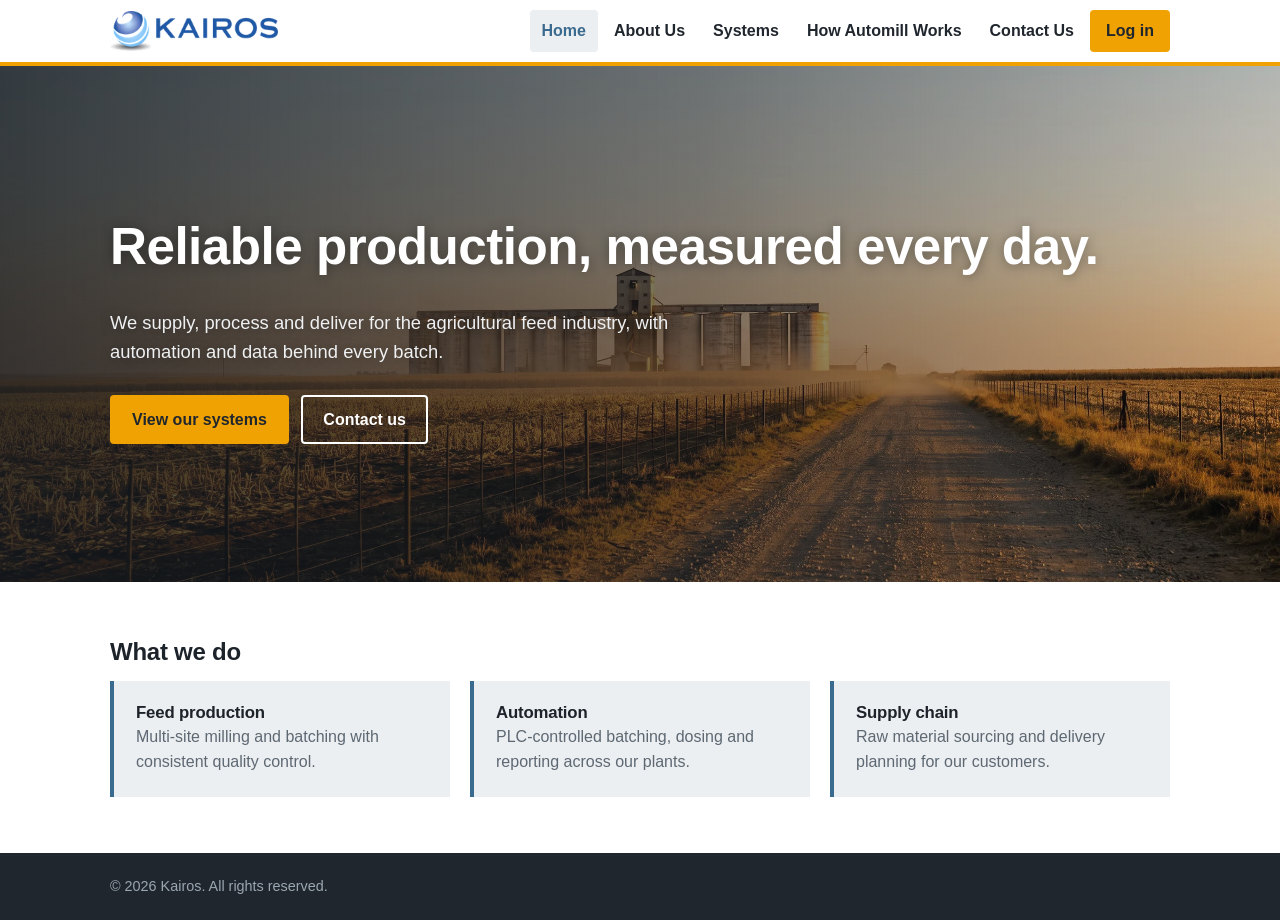
<file: index.html>
<!DOCTYPE html>
<html lang="en">
<head>
  <meta charset="UTF-8">
  <meta name="viewport" content="width=device-width, initial-scale=1">
  <title>Home | Kairos</title>
  <link rel="stylesheet" href="css/style.css">
</head>
<body>
  <!-- Header, navigation and login window are added by js/main.js -->
  <div id="site-header"></div>

  <main>
    <section class="hero">
      <div class="container">
        <h1>Reliable production, measured every day.</h1>
        <p>We supply, process and deliver for the agricultural feed industry, with automation and data behind every batch.</p>
        <a class="btn btn-accent" href="systems.html">View our systems</a>
        <a class="btn btn-outline" href="contact.html">Contact us</a>
      </div>
    </section>

    <section class="section">
      <div class="container">
        <h2>What we do</h2>
        <div class="grid">
          <article class="card"><h3>Feed production</h3><p>Multi-site milling and batching with consistent quality control.</p></article>
          <article class="card"><h3>Automation</h3><p>PLC-controlled batching, dosing and reporting across our plants.</p></article>
          <article class="card"><h3>Supply chain</h3><p>Raw material sourcing and delivery planning for our customers.</p></article>
        </div>
      </div>
    </section>
  </main>

  <footer class="site-footer">
    <div class="container">&copy; <span id="year"></span> Kairos. All rights reserved.</div>
  </footer>

  <script src="js/login.js"></script>
  <script src="js/main.js"></script>
</body>
</html>
</file>
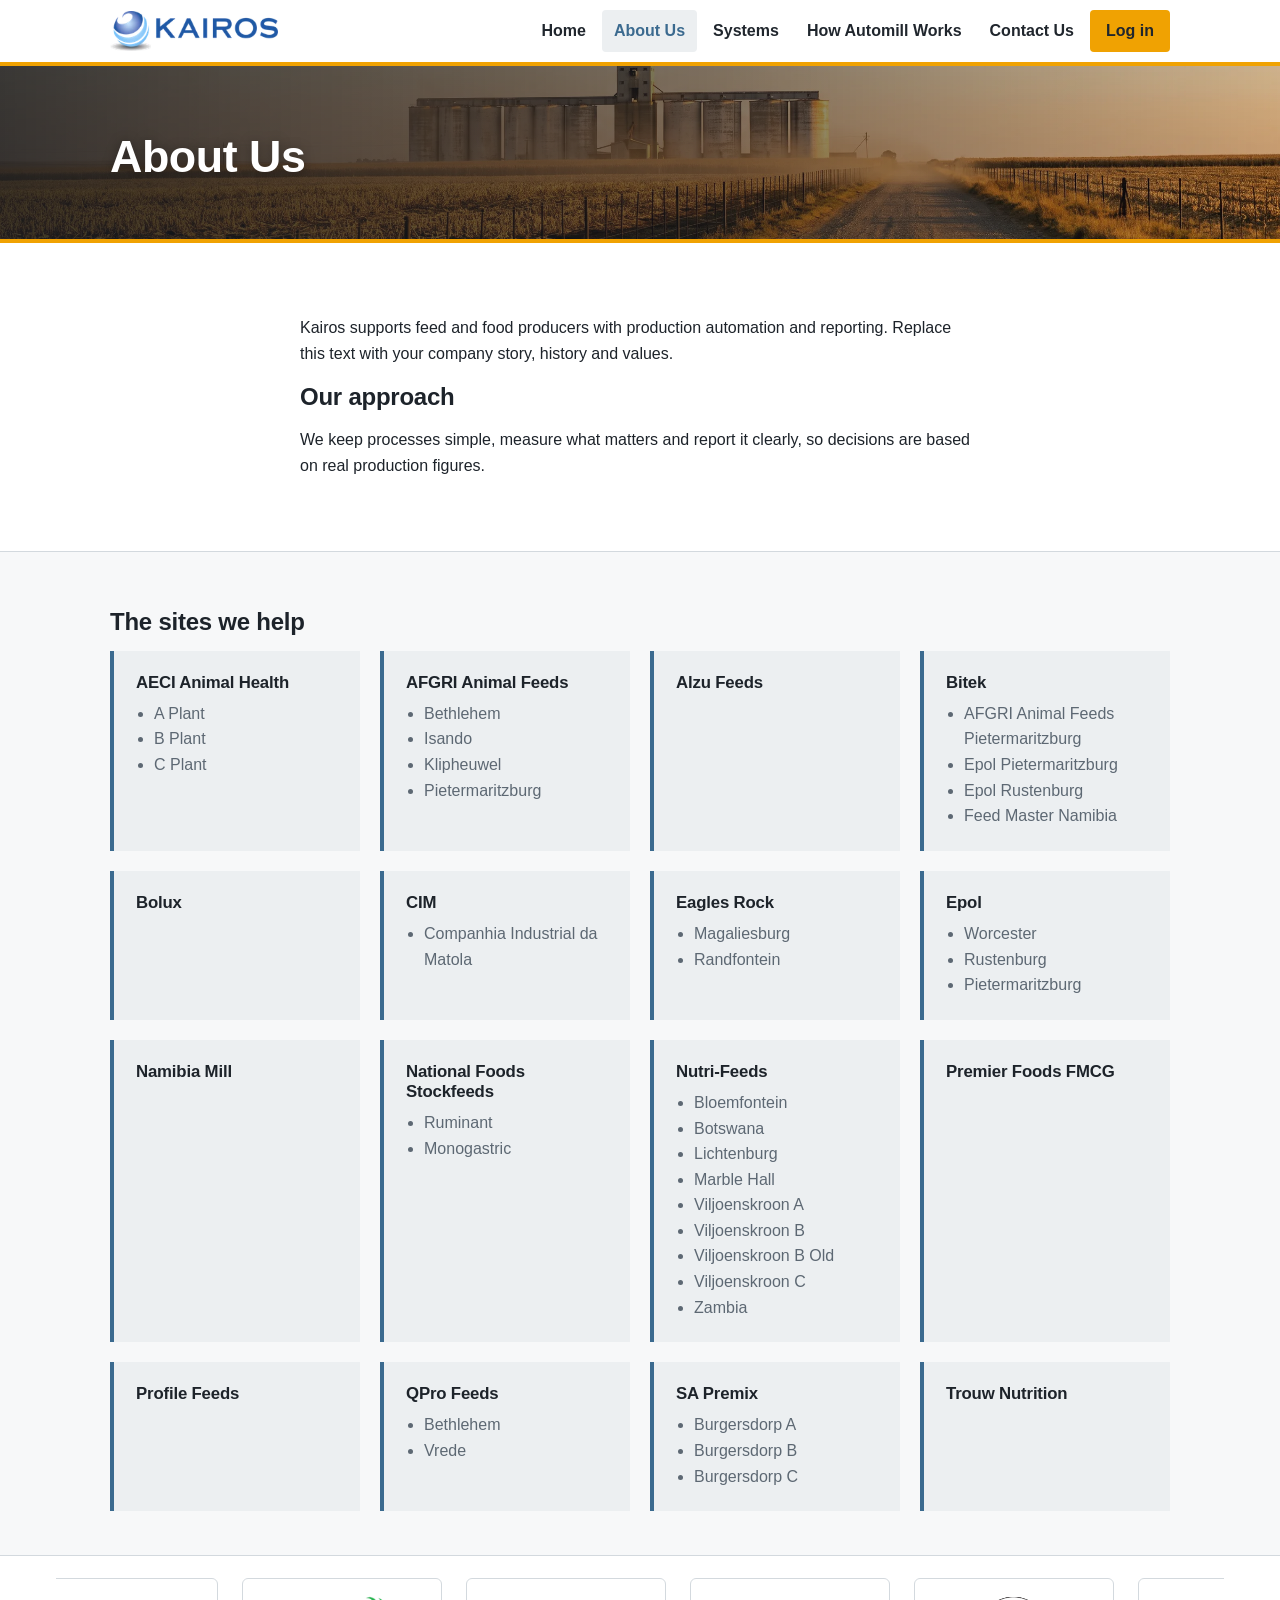
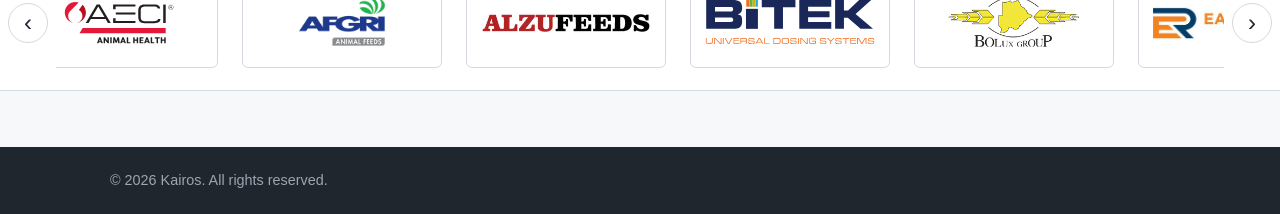
<file: about.html>
<!DOCTYPE html>
<html lang="en">
<head>
  <meta charset="UTF-8">
  <meta name="viewport" content="width=device-width, initial-scale=1">
  <title>About Us | Kairos</title>
  <link rel="stylesheet" href="css/style.css">
</head>
<body>
  <!-- Header, navigation and login window are added by js/main.js -->
  <div id="site-header"></div>

  <main>
    <section class="page-title"><div class="container"><h1>About Us</h1></div></section>

    <section class="section">
      <div class="container narrow">
        <p>Kairos supports feed and food producers with production automation and reporting. Replace this text with your company story, history and values.</p>
        <h2>Our approach</h2>
        <p>We keep processes simple, measure what matters and report it clearly, so decisions are based on real production figures.</p>
      </div>
    </section>

    <section class="section clients">
      <div class="container">
        <h2>The sites we help</h2>
        <div class="grid">
          <article class="card">
            <h3>AECI Animal Health</h3>
            <ul class="site-list">
              <li>A Plant</li>
              <li>B Plant</li>
              <li>C Plant</li>
            </ul>
          </article>
          <article class="card">
            <h3>AFGRI Animal Feeds</h3>
            <ul class="site-list">
              <li>Bethlehem</li>
              <li>Isando</li>
              <li>Klipheuwel</li>
              <li>Pietermaritzburg</li>
            </ul>
          </article>
          <article class="card"><h3>Alzu Feeds</h3></article>
          <article class="card">
            <h3>Bitek</h3>
            <ul class="site-list">
              <li>AFGRI Animal Feeds Pietermaritzburg</li>
              <li>Epol Pietermaritzburg</li>
              <li>Epol Rustenburg</li>
              <li>Feed Master Namibia</li>
            </ul>
          </article>
          <article class="card"><h3>Bolux</h3></article>
          <article class="card">
            <h3>CIM</h3>
            <ul class="site-list">
              <li>Companhia Industrial da Matola</li>
            </ul>
          </article>
          <article class="card">
            <h3>Eagles Rock</h3>
            <ul class="site-list">
              <li>Magaliesburg</li>
              <li>Randfontein</li>
            </ul>
          </article>
          <article class="card">
            <h3>Epol</h3>
            <ul class="site-list">
              <li>Worcester</li>
              <li>Rustenburg</li>
              <li>Pietermaritzburg</li>
            </ul>
          </article>
          <article class="card"><h3>Namibia Mill</h3></article>
          <article class="card">
            <h3>National Foods Stockfeeds</h3>
            <ul class="site-list">
              <li>Ruminant</li>
              <li>Monogastric</li>
            </ul>
          </article>
          <article class="card">
            <h3>Nutri-Feeds</h3>
            <ul class="site-list">
              <li>Bloemfontein</li>
              <li>Botswana</li>
              <li>Lichtenburg</li>
              <li>Marble Hall</li>
              <li>Viljoenskroon A</li>
              <li>Viljoenskroon B</li>
              <li>Viljoenskroon B Old</li>
              <li>Viljoenskroon C</li>
              <li>Zambia</li>
            </ul>
          </article>
          <article class="card"><h3>Premier Foods FMCG</h3></article>
          <article class="card"><h3>Profile Feeds</h3></article>
          <article class="card">
            <h3>QPro Feeds</h3>
            <ul class="site-list">
              <li>Bethlehem</li>
              <li>Vrede</li>
            </ul>
          </article>
          <article class="card">
            <h3>SA Premix</h3>
            <ul class="site-list">
              <li>Burgersdorp A</li>
              <li>Burgersdorp B</li>
              <li>Burgersdorp C</li>
            </ul>
          </article>
          <article class="card"><h3>Trouw Nutrition</h3></article>
        </div>
      </div>
      <!-- Logo ribbon: add or remove a <figure> line to change the logos. Every logo sits in the same size box. -->
      <div class="logo-ribbon" aria-label="Companies we work with">
        <button class="ribbon-btn prev" type="button" aria-label="Previous logos">&#8249;</button>
        <div class="logo-scroller">
          <div class="logo-track">
          <figure class="logo-tile"><img src="img/logos/aeci-animal-health.svg" alt="AECI Animal Health" draggable="false"></figure>
          <figure class="logo-tile"><img src="img/logos/afgri.png" alt="AFGRI Animal Feeds" draggable="false"></figure>
          <figure class="logo-tile"><img src="img/logos/alzu-feeds.webp" alt="Alzu Feeds" draggable="false"></figure>
          <figure class="logo-tile"><img src="img/logos/bitek.svg" alt="Bitek" draggable="false"></figure>
          <figure class="logo-tile"><img src="img/logos/bolux.png" alt="Bolux Group" draggable="false"></figure>
          <figure class="logo-tile"><img src="img/logos/eagles-rock.jpg" alt="Eagles Rock Animal Feeds" draggable="false"></figure>
          <figure class="logo-tile"><img src="img/logos/epol.webp" alt="Epol" draggable="false"></figure>
          <figure class="logo-tile"><img src="img/logos/national-foods.png" alt="National Foods Stockfeeds" draggable="false"></figure>
          <figure class="logo-tile"><img src="img/logos/nutri-feeds.png" alt="Nutri-Feeds" draggable="false"></figure>
          <figure class="logo-tile"><img src="img/logos/profile-feeds.png" alt="Profile Feeds" draggable="false"></figure>
          <figure class="logo-tile"><img src="img/logos/vkb.png" alt="VKB" draggable="false"></figure>
          </div>
        </div>
        <button class="ribbon-btn next" type="button" aria-label="Next logos">&#8250;</button>
      </div>
    </section>
  </main>

  <footer class="site-footer">
    <div class="container">&copy; <span id="year"></span> Kairos. All rights reserved.</div>
  </footer>

  <script src="js/login.js"></script>
  <script src="js/main.js"></script>
</body>
</html>
</file>
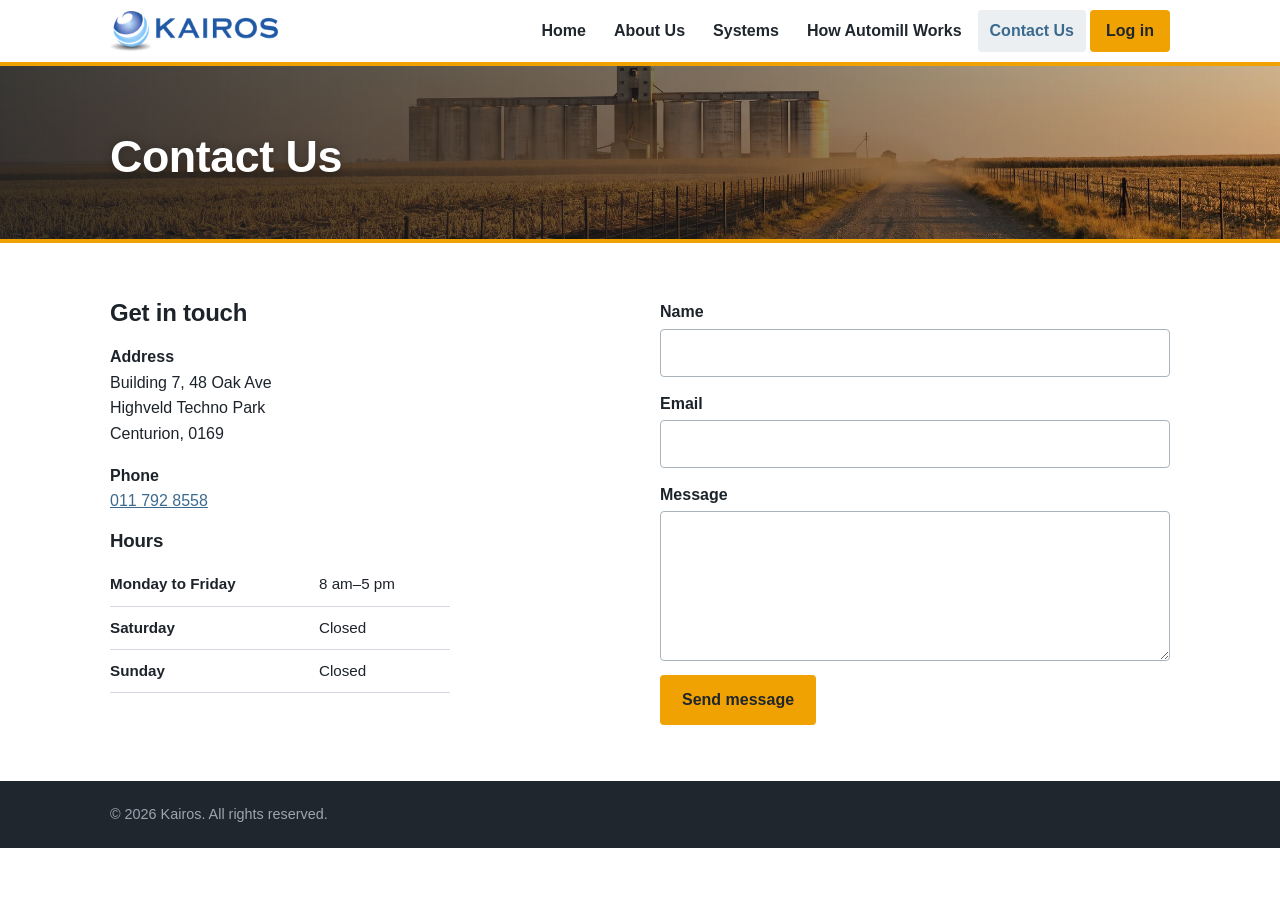
<file: contact.html>
<!DOCTYPE html>
<html lang="en">
<head>
  <meta charset="UTF-8">
  <meta name="viewport" content="width=device-width, initial-scale=1">
  <title>Contact Us | Kairos</title>
  <link rel="stylesheet" href="css/style.css">
</head>
<body>
  <!-- Header, navigation and login window are added by js/main.js -->
  <div id="site-header"></div>

  <main>
    <section class="page-title"><div class="container"><h1>Contact Us</h1></div></section>
    <section class="section">
      <div class="container two-col">
        <div>
          <h2>Get in touch</h2>
          <p><strong>Address</strong><br>Building 7, 48 Oak Ave<br>Highveld Techno Park<br>Centurion, 0169</p>
          <p><strong>Phone</strong><br><a href="tel:+27117928558">011 792 8558</a></p>
          <h3>Hours</h3>
          <table class="hours">
            <tbody>
              <tr><th scope="row">Monday to Friday</th><td>8 am–5 pm</td></tr>
              <tr><th scope="row">Saturday</th><td>Closed</td></tr>
              <tr><th scope="row">Sunday</th><td>Closed</td></tr>
            </tbody>
          </table>
        </div>
        <!-- This form opens the visitor's email program. No server is needed. -->
        <form id="contact-form" class="form">
          <label>Name <input name="name" required></label>
          <label>Email <input type="email" name="email" required></label>
          <label>Message <textarea name="message" rows="5" required></textarea></label>
          <button class="btn btn-accent" type="submit">Send message</button>
        </form>
      </div>
    </section>
  </main>

  <footer class="site-footer">
    <div class="container">&copy; <span id="year"></span> Kairos. All rights reserved.</div>
  </footer>

  <script src="js/login.js"></script>
  <script src="js/main.js"></script>
</body>
</html>
</file>
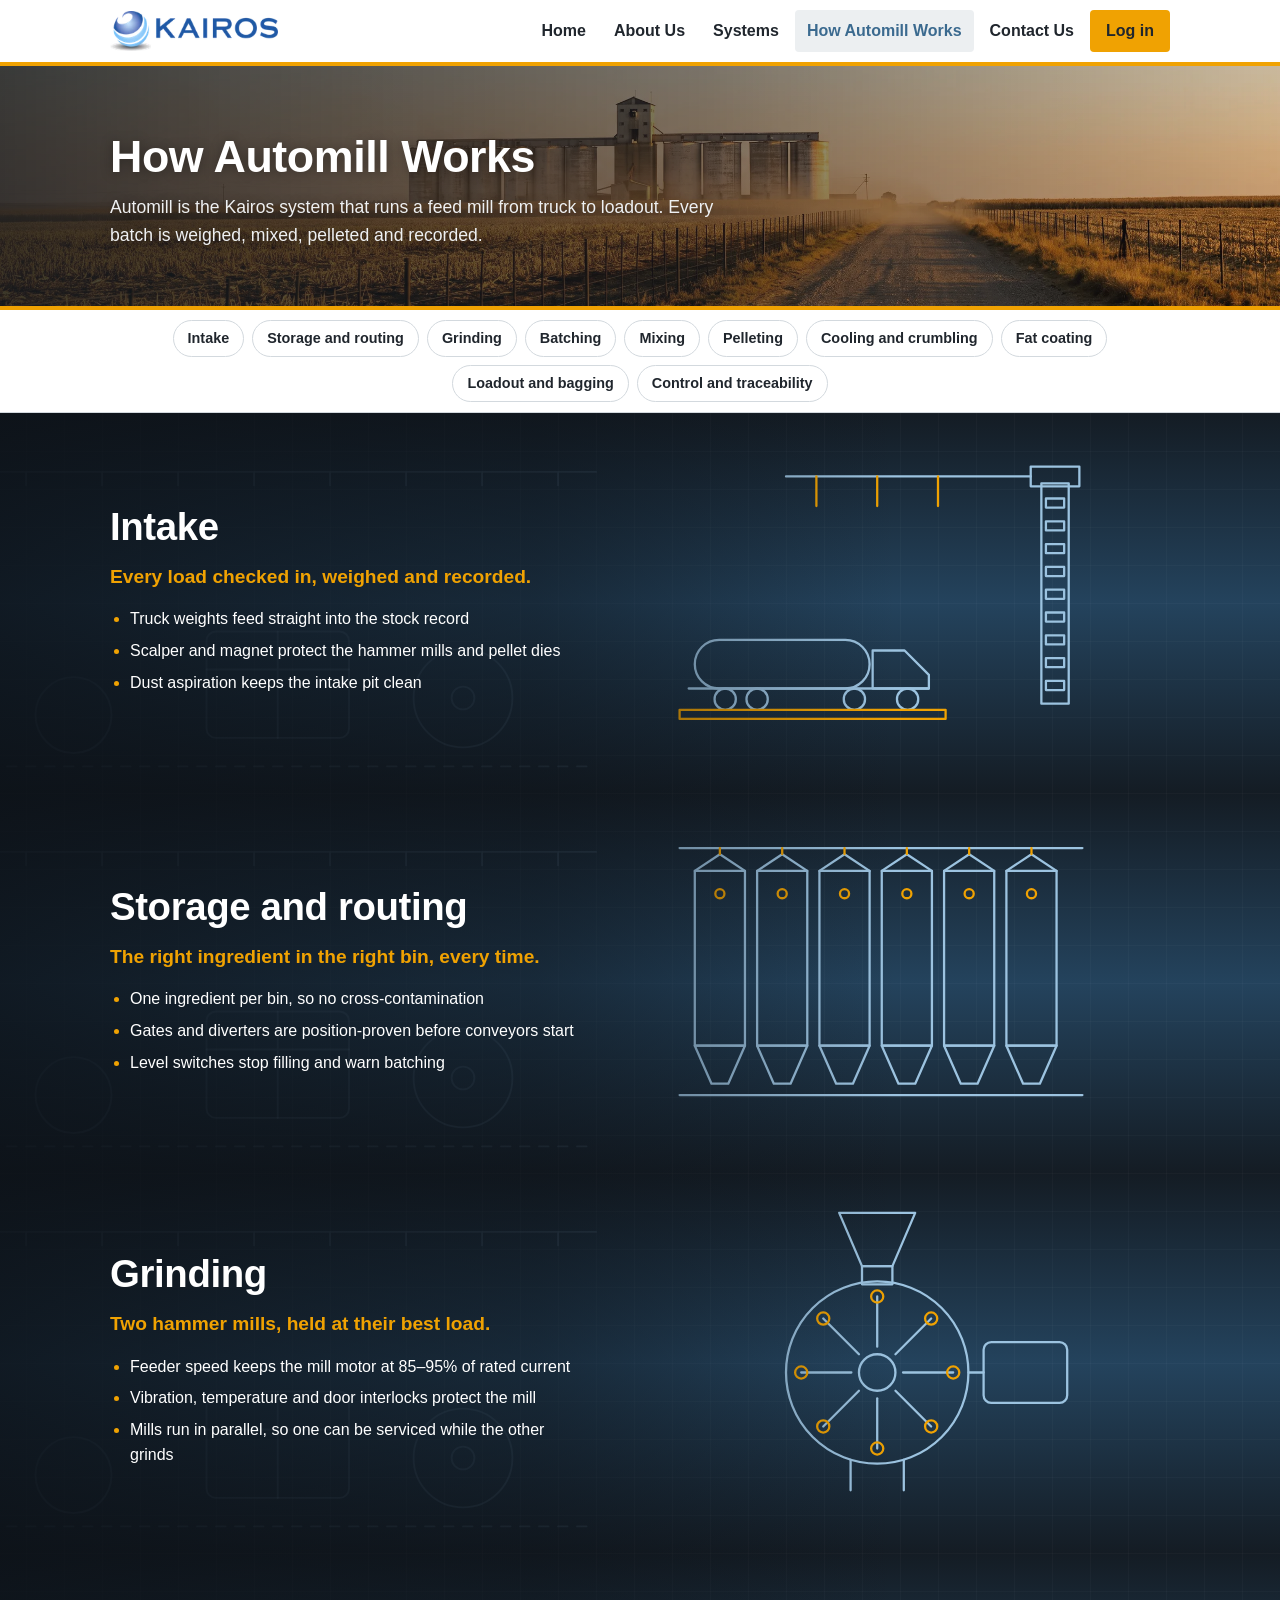
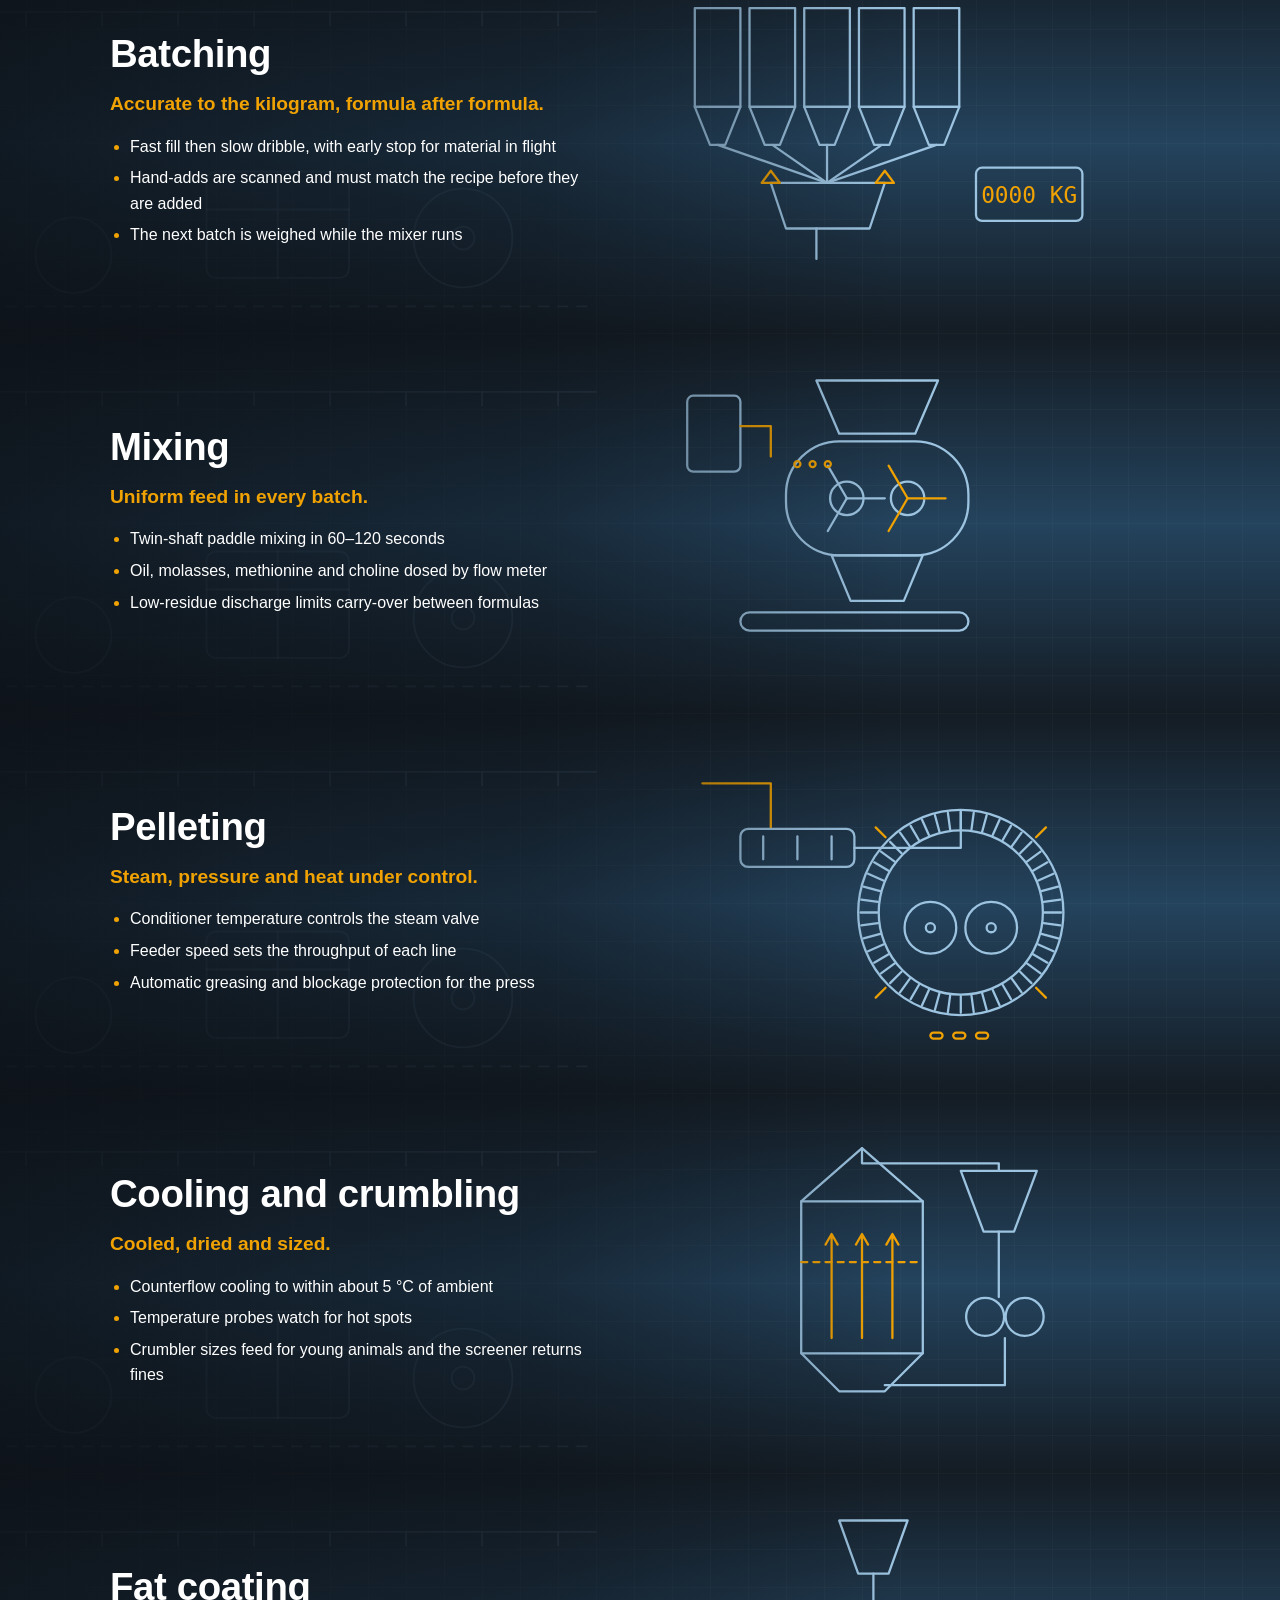
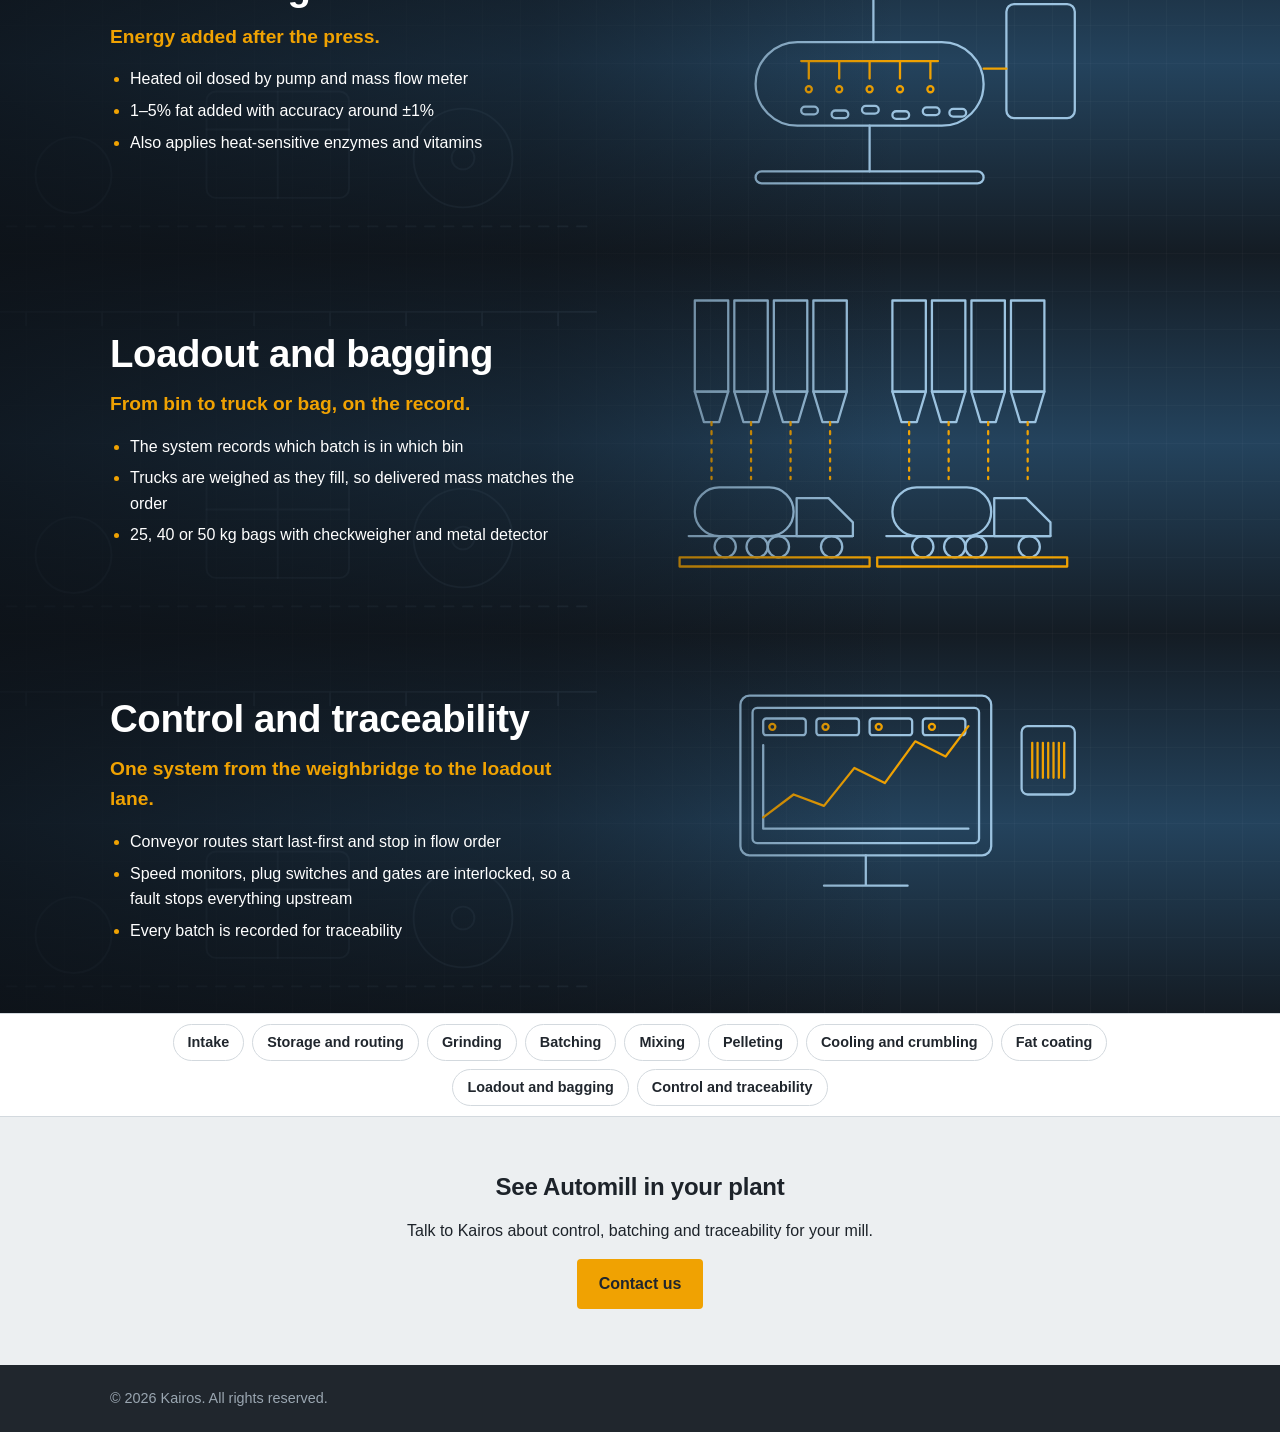
<file: how-automill-works.html>
<!DOCTYPE html>
<html lang="en">
<head>
  <meta charset="UTF-8">
  <meta name="viewport" content="width=device-width, initial-scale=1">
  <title>How Automill Works | Kairos</title>
  <link rel="stylesheet" href="css/style.css">
</head>
<body>
  <!-- Header, navigation and login window are added by js/main.js -->
  <div id="site-header"></div>

  <main>
    <section class="page-title">
      <div class="container">
        <h1>How Automill Works</h1>
        <p>Automill is the Kairos system that runs a feed mill from truck to loadout. Every batch is weighed, mixed, pelleted and recorded.</p>
      </div>
    </section>
    <nav class="jump" aria-label="Process stages"><div class="container"><a href="#intake">Intake</a><a href="#storage">Storage and routing</a><a href="#grinding">Grinding</a><a href="#batching">Batching</a><a href="#mixing">Mixing</a><a href="#pelleting">Pelleting</a><a href="#cooling">Cooling and crumbling</a><a href="#coating">Fat coating</a><a href="#loadout">Loadout and bagging</a><a href="#control">Control and traceability</a></div></nav>
    <div class="process-flow">
    <section class="process" id="intake" style="background-image: url('img/process-intake.svg')">
      <div class="container">
        <h2>Intake</h2>
        <p class="tagline">Every load checked in, weighed and recorded.</p>
        <ul><li>Truck weights feed straight into the stock record</li><li>Scalper and magnet protect the hammer mills and pellet dies</li><li>Dust aspiration keeps the intake pit clean</li></ul>
      </div>
    </section>
    <section class="process" id="storage" style="background-image: url('img/process-storage.svg')">
      <div class="container">
        <h2>Storage and routing</h2>
        <p class="tagline">The right ingredient in the right bin, every time.</p>
        <ul><li>One ingredient per bin, so no cross-contamination</li><li>Gates and diverters are position-proven before conveyors start</li><li>Level switches stop filling and warn batching</li></ul>
      </div>
    </section>
    <section class="process" id="grinding" style="background-image: url('img/process-grinding.svg')">
      <div class="container">
        <h2>Grinding</h2>
        <p class="tagline">Two hammer mills, held at their best load.</p>
        <ul><li>Feeder speed keeps the mill motor at 85–95% of rated current</li><li>Vibration, temperature and door interlocks protect the mill</li><li>Mills run in parallel, so one can be serviced while the other grinds</li></ul>
      </div>
    </section>
    <section class="process" id="batching" style="background-image: url('img/process-batching.svg')">
      <div class="container">
        <h2>Batching</h2>
        <p class="tagline">Accurate to the kilogram, formula after formula.</p>
        <ul><li>Fast fill then slow dribble, with early stop for material in flight</li><li>Hand-adds are scanned and must match the recipe before they are added</li><li>The next batch is weighed while the mixer runs</li></ul>
      </div>
    </section>
    <section class="process" id="mixing" style="background-image: url('img/process-mixing.svg')">
      <div class="container">
        <h2>Mixing</h2>
        <p class="tagline">Uniform feed in every batch.</p>
        <ul><li>Twin-shaft paddle mixing in 60–120 seconds</li><li>Oil, molasses, methionine and choline dosed by flow meter</li><li>Low-residue discharge limits carry-over between formulas</li></ul>
      </div>
    </section>
    <section class="process" id="pelleting" style="background-image: url('img/process-pelleting.svg')">
      <div class="container">
        <h2>Pelleting</h2>
        <p class="tagline">Steam, pressure and heat under control.</p>
        <ul><li>Conditioner temperature controls the steam valve</li><li>Feeder speed sets the throughput of each line</li><li>Automatic greasing and blockage protection for the press</li></ul>
      </div>
    </section>
    <section class="process" id="cooling" style="background-image: url('img/process-cooling.svg')">
      <div class="container">
        <h2>Cooling and crumbling</h2>
        <p class="tagline">Cooled, dried and sized.</p>
        <ul><li>Counterflow cooling to within about 5 °C of ambient</li><li>Temperature probes watch for hot spots</li><li>Crumbler sizes feed for young animals and the screener returns fines</li></ul>
      </div>
    </section>
    <section class="process" id="coating" style="background-image: url('img/process-coating.svg')">
      <div class="container">
        <h2>Fat coating</h2>
        <p class="tagline">Energy added after the press.</p>
        <ul><li>Heated oil dosed by pump and mass flow meter</li><li>1–5% fat added with accuracy around ±1%</li><li>Also applies heat-sensitive enzymes and vitamins</li></ul>
      </div>
    </section>
    <section class="process" id="loadout" style="background-image: url('img/process-loadout.svg')">
      <div class="container">
        <h2>Loadout and bagging</h2>
        <p class="tagline">From bin to truck or bag, on the record.</p>
        <ul><li>The system records which batch is in which bin</li><li>Trucks are weighed as they fill, so delivered mass matches the order</li><li>25, 40 or 50 kg bags with checkweigher and metal detector</li></ul>
      </div>
    </section>
    <section class="process" id="control" style="background-image: url('img/process-control.svg')">
      <div class="container">
        <h2>Control and traceability</h2>
        <p class="tagline">One system from the weighbridge to the loadout lane.</p>
        <ul><li>Conveyor routes start last-first and stop in flow order</li><li>Speed monitors, plug switches and gates are interlocked, so a fault stops everything upstream</li><li>Every batch is recorded for traceability</li></ul>
      </div>
    </section>
    </div>
    <nav class="jump jump-bottom" aria-label="Process stages (bottom)"><div class="container"><a href="#intake">Intake</a><a href="#storage">Storage and routing</a><a href="#grinding">Grinding</a><a href="#batching">Batching</a><a href="#mixing">Mixing</a><a href="#pelleting">Pelleting</a><a href="#cooling">Cooling and crumbling</a><a href="#coating">Fat coating</a><a href="#loadout">Loadout and bagging</a><a href="#control">Control and traceability</a></div></nav>
    <section class="section cta">
      <div class="container narrow">
        <h2>See Automill in your plant</h2>
        <p>Talk to Kairos about control, batching and traceability for your mill.</p>
        <a class="btn btn-accent" href="contact.html">Contact us</a>
      </div>
    </section>
  </main>

  <footer class="site-footer">
    <div class="container">&copy; <span id="year"></span> Kairos. All rights reserved.</div>
  </footer>

  <script src="js/login.js"></script>
  <script src="js/main.js"></script>
</body>
</html>
</file>
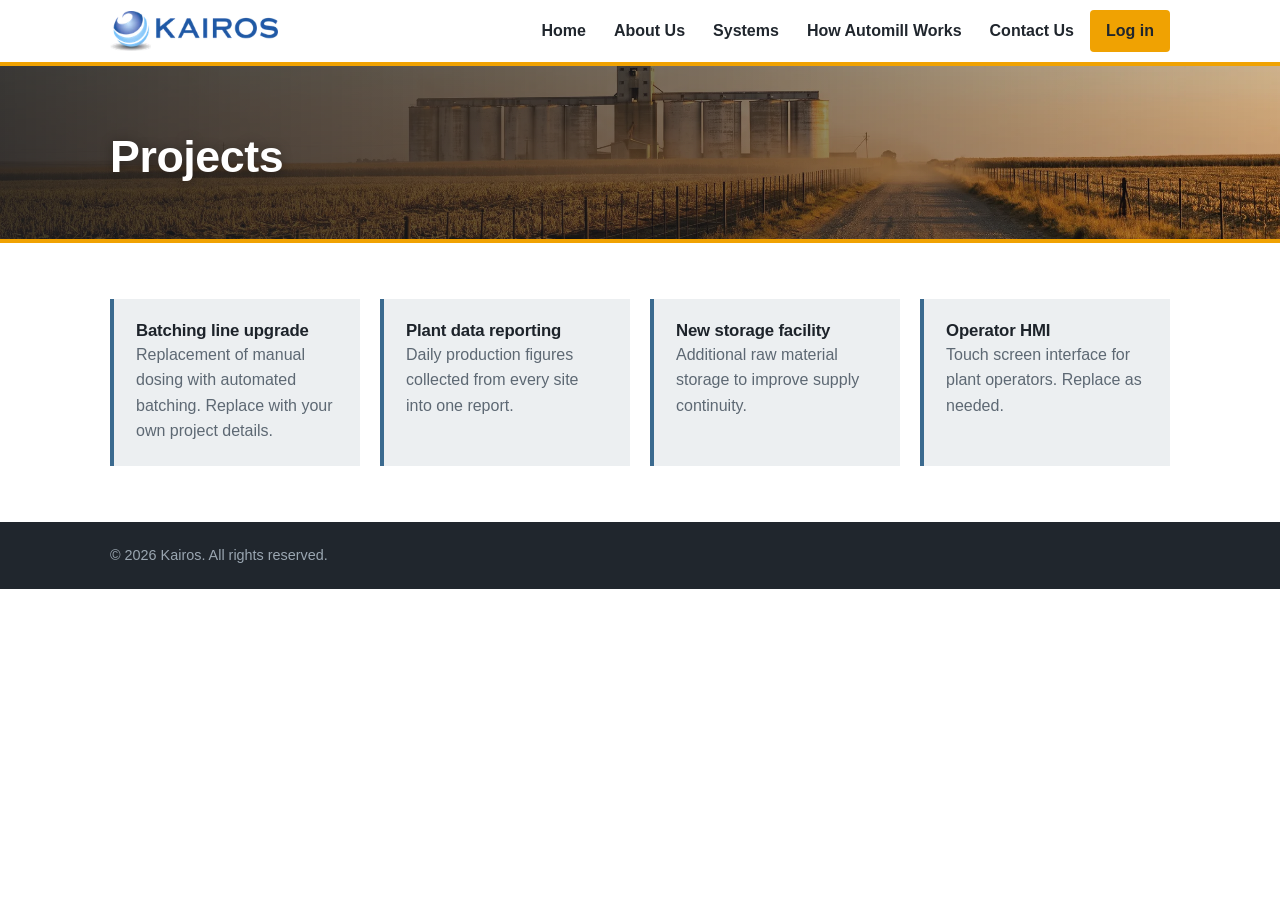
<file: projects.html>
<!DOCTYPE html>
<html lang="en">
<head>
  <meta charset="UTF-8">
  <meta name="viewport" content="width=device-width, initial-scale=1">
  <title>Projects | Kairos</title>
  <link rel="stylesheet" href="css/style.css">
</head>
<body>
  <!-- Header, navigation and login window are added by js/main.js -->
  <div id="site-header"></div>

  <main>
    <section class="page-title"><div class="container"><h1>Projects</h1></div></section>
    <section class="section">
      <div class="container">
        <div class="grid">
          <article class="card"><h3>Batching line upgrade</h3><p>Replacement of manual dosing with automated batching. Replace with your own project details.</p></article>
          <article class="card"><h3>Plant data reporting</h3><p>Daily production figures collected from every site into one report.</p></article>
          <article class="card"><h3>New storage facility</h3><p>Additional raw material storage to improve supply continuity.</p></article>
          <article class="card"><h3>Operator HMI</h3><p>Touch screen interface for plant operators. Replace as needed.</p></article>
        </div>
      </div>
    </section>
  </main>

  <footer class="site-footer">
    <div class="container">&copy; <span id="year"></span> Kairos. All rights reserved.</div>
  </footer>

  <script src="js/login.js"></script>
  <script src="js/main.js"></script>
</body>
</html>
</file>
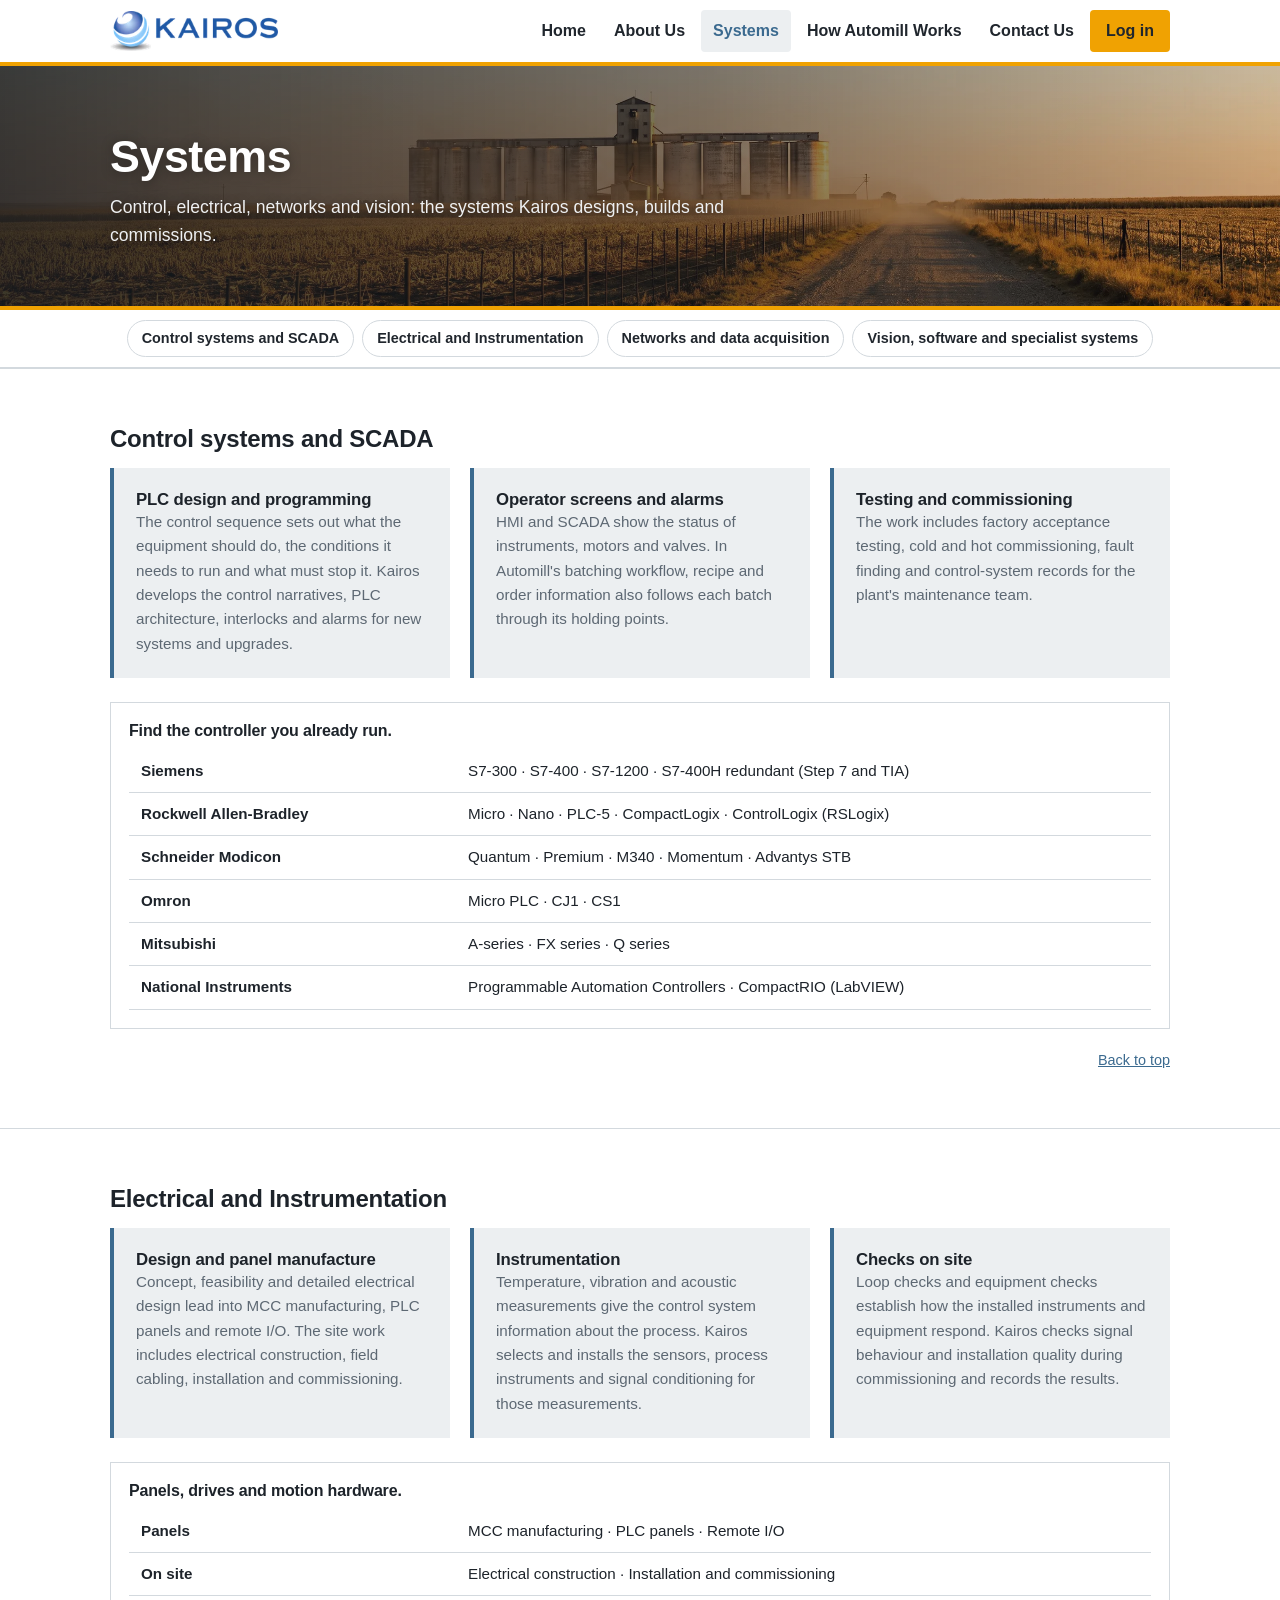
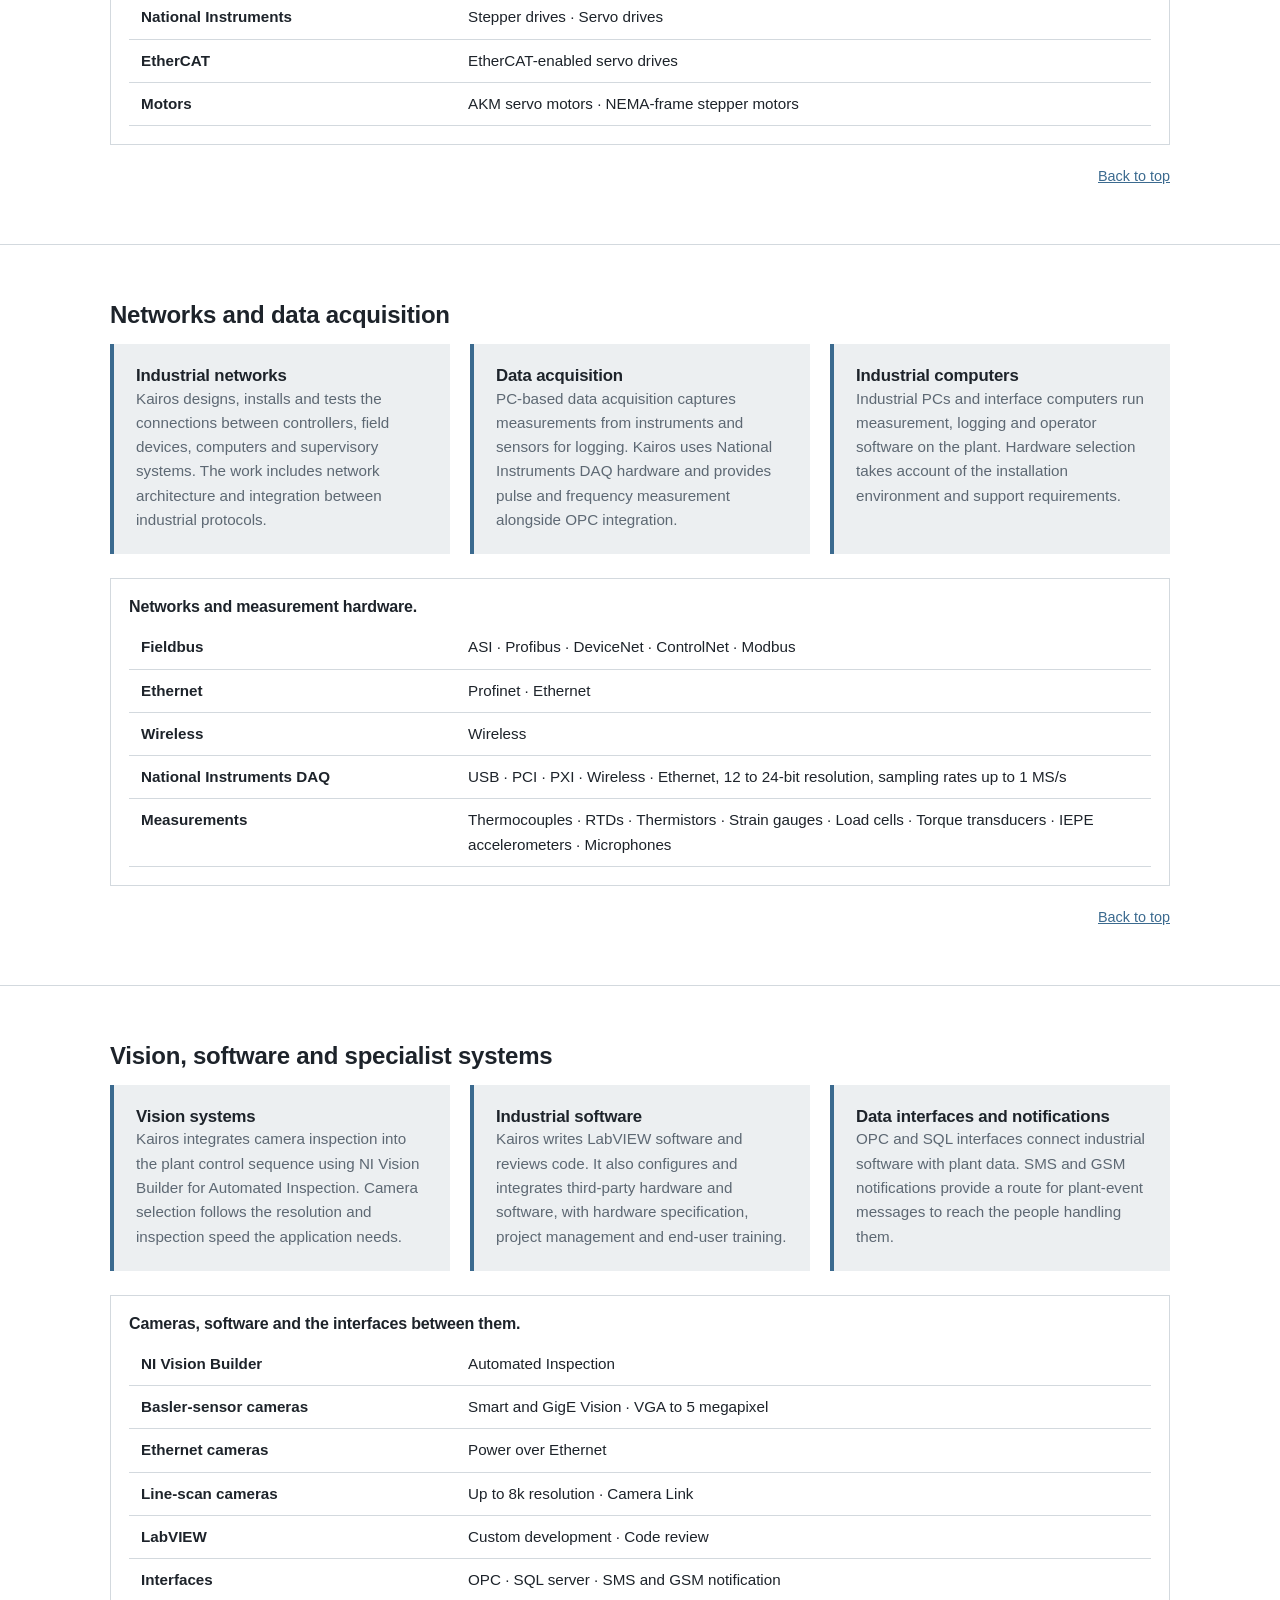
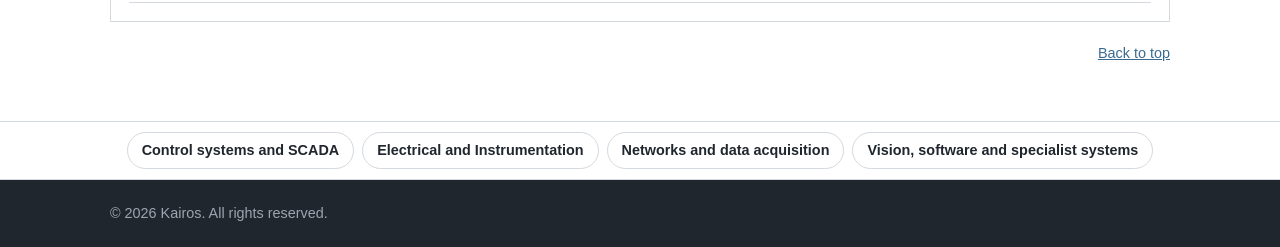
<file: systems.html>
<!DOCTYPE html>
<html lang="en">
<head>
  <meta charset="UTF-8">
  <meta name="viewport" content="width=device-width, initial-scale=1">
  <title>Systems | Kairos</title>
  <link rel="stylesheet" href="css/style.css">
</head>
<body>
  <!-- Header, navigation and login window are added by js/main.js -->
  <div id="site-header"></div>

  <main>
    <section class="page-title" id="top"><div class="container"><h1>Systems</h1><p>Control, electrical, networks and vision: the systems Kairos designs, builds and commissions.</p></div></section>
    <nav class="jump" aria-label="Systems sections"><div class="container"><a href="#control">Control systems and SCADA</a><a href="#electrical">Electrical and Instrumentation</a><a href="#networks">Networks and data acquisition</a><a href="#vision">Vision, software and specialist systems</a></div></nav>
    <section class="section sys" id="control">
      <div class="container">
        <h2>Control systems and SCADA</h2>
        <div class="grid"><article class="card"><h3>PLC design and programming</h3><p>The control sequence sets out what the equipment should do, the conditions it needs to run and what must stop it. Kairos develops the control narratives, PLC architecture, interlocks and alarms for new systems and upgrades.</p></article><article class="card"><h3>Operator screens and alarms</h3><p>HMI and SCADA show the status of instruments, motors and valves. In Automill's batching workflow, recipe and order information also follows each batch through its holding points.</p></article><article class="card"><h3>Testing and commissioning</h3><p>The work includes factory acceptance testing, cold and hot commissioning, fault finding and control-system records for the plant's maintenance team.</p></article></div><div class="panel ref"><h3>Find the controller you already run.</h3><div class="table-wrap"><table><tbody><tr><th scope="row">Siemens</th><td>S7-300 · S7-400 · S7-1200 · S7-400H redundant (Step 7 and TIA)</td></tr><tr><th scope="row">Rockwell Allen-Bradley</th><td>Micro · Nano · PLC-5 · CompactLogix · ControlLogix (RSLogix)</td></tr><tr><th scope="row">Schneider Modicon</th><td>Quantum · Premium · M340 · Momentum · Advantys STB</td></tr><tr><th scope="row">Omron</th><td>Micro PLC · CJ1 · CS1</td></tr><tr><th scope="row">Mitsubishi</th><td>A-series · FX series · Q series</td></tr><tr><th scope="row">National Instruments</th><td>Programmable Automation Controllers · CompactRIO (LabVIEW)</td></tr></tbody></table></div></div>
        <p class="to-top"><a href="#top">Back to top</a></p>
      </div>
    </section>
    <section class="section sys" id="electrical">
      <div class="container">
        <h2>Electrical and Instrumentation</h2>
        <div class="grid"><article class="card"><h3>Design and panel manufacture</h3><p>Concept, feasibility and detailed electrical design lead into MCC manufacturing, PLC panels and remote I/O. The site work includes electrical construction, field cabling, installation and commissioning.</p></article><article class="card"><h3>Instrumentation</h3><p>Temperature, vibration and acoustic measurements give the control system information about the process. Kairos selects and installs the sensors, process instruments and signal conditioning for those measurements.</p></article><article class="card"><h3>Checks on site</h3><p>Loop checks and equipment checks establish how the installed instruments and equipment respond. Kairos checks signal behaviour and installation quality during commissioning and records the results.</p></article></div><div class="panel ref"><h3>Panels, drives and motion hardware.</h3><div class="table-wrap"><table><tbody><tr><th scope="row">Panels</th><td>MCC manufacturing · PLC panels · Remote I/O</td></tr><tr><th scope="row">On site</th><td>Electrical construction · Installation and commissioning</td></tr><tr><th scope="row">National Instruments</th><td>Stepper drives · Servo drives</td></tr><tr><th scope="row">EtherCAT</th><td>EtherCAT-enabled servo drives</td></tr><tr><th scope="row">Motors</th><td>AKM servo motors · NEMA-frame stepper motors</td></tr></tbody></table></div></div>
        <p class="to-top"><a href="#top">Back to top</a></p>
      </div>
    </section>
    <section class="section sys" id="networks">
      <div class="container">
        <h2>Networks and data acquisition</h2>
        <div class="grid"><article class="card"><h3>Industrial networks</h3><p>Kairos designs, installs and tests the connections between controllers, field devices, computers and supervisory systems. The work includes network architecture and integration between industrial protocols.</p></article><article class="card"><h3>Data acquisition</h3><p>PC-based data acquisition captures measurements from instruments and sensors for logging. Kairos uses National Instruments DAQ hardware and provides pulse and frequency measurement alongside OPC integration.</p></article><article class="card"><h3>Industrial computers</h3><p>Industrial PCs and interface computers run measurement, logging and operator software on the plant. Hardware selection takes account of the installation environment and support requirements.</p></article></div><div class="panel ref"><h3>Networks and measurement hardware.</h3><div class="table-wrap"><table><tbody><tr><th scope="row">Fieldbus</th><td>ASI · Profibus · DeviceNet · ControlNet · Modbus</td></tr><tr><th scope="row">Ethernet</th><td>Profinet · Ethernet</td></tr><tr><th scope="row">Wireless</th><td>Wireless</td></tr><tr><th scope="row">National Instruments DAQ</th><td>USB · PCI · PXI · Wireless · Ethernet, 12 to 24-bit resolution, sampling rates up to 1 MS/s</td></tr><tr><th scope="row">Measurements</th><td>Thermocouples · RTDs · Thermistors · Strain gauges · Load cells · Torque transducers · IEPE accelerometers · Microphones</td></tr></tbody></table></div></div>
        <p class="to-top"><a href="#top">Back to top</a></p>
      </div>
    </section>
    <section class="section sys" id="vision">
      <div class="container">
        <h2>Vision, software and specialist systems</h2>
        <div class="grid"><article class="card"><h3>Vision systems</h3><p>Kairos integrates camera inspection into the plant control sequence using NI Vision Builder for Automated Inspection. Camera selection follows the resolution and inspection speed the application needs.</p></article><article class="card"><h3>Industrial software</h3><p>Kairos writes LabVIEW software and reviews code. It also configures and integrates third-party hardware and software, with hardware specification, project management and end-user training.</p></article><article class="card"><h3>Data interfaces and notifications</h3><p>OPC and SQL interfaces connect industrial software with plant data. SMS and GSM notifications provide a route for plant-event messages to reach the people handling them.</p></article></div><div class="panel ref"><h3>Cameras, software and the interfaces between them.</h3><div class="table-wrap"><table><tbody><tr><th scope="row">NI Vision Builder</th><td>Automated Inspection</td></tr><tr><th scope="row">Basler-sensor cameras</th><td>Smart and GigE Vision · VGA to 5 megapixel</td></tr><tr><th scope="row">Ethernet cameras</th><td>Power over Ethernet</td></tr><tr><th scope="row">Line-scan cameras</th><td>Up to 8k resolution · Camera Link</td></tr><tr><th scope="row">LabVIEW</th><td>Custom development · Code review</td></tr><tr><th scope="row">Interfaces</th><td>OPC · SQL server · SMS and GSM notification</td></tr></tbody></table></div></div>
        <p class="to-top"><a href="#top">Back to top</a></p>
      </div>
    </section>

    <nav class="jump jump-bottom" aria-label="Systems sections (bottom)"><div class="container"><a href="#control">Control systems and SCADA</a><a href="#electrical">Electrical and Instrumentation</a><a href="#networks">Networks and data acquisition</a><a href="#vision">Vision, software and specialist systems</a></div></nav>
  </main>

  <footer class="site-footer">
    <div class="container">&copy; <span id="year"></span> Kairos. All rights reserved.</div>
  </footer>

  <script src="js/login.js"></script>
  <script src="js/main.js"></script>
</body>
</html>
</file>
<file: css/style.css>
/* ===== Colours: change these to restyle the whole site ===== */
:root {
  --graphite: #20262d;
  --steel: #3b6a8f;
  --concrete: #eceff1;
  --amber: #f0a202;
  --white: #ffffff;
  --text: #1d232a;
  --muted: #5d6873;
  --line: #d3d9de;
}

* { box-sizing: border-box; }
body { margin: 0; font-family: "Segoe UI", "Helvetica Neue", Arial, sans-serif; color: var(--text); background: var(--white); line-height: 1.6; }
h1, h2, h3 { line-height: 1.2; margin: 0 0 .6em; letter-spacing: -.01em; }
h1 { font-size: clamp(2rem, 5vw, 3.2rem); }
a { color: var(--steel); }
.container { max-width: 1100px; margin: 0 auto; padding: 0 20px; }
.narrow { max-width: 720px; }
.section { padding: 56px 0; }
[hidden] { display: none !important; }

/* Header (white so the blue Kairos logo is clear) */
.site-header { background: var(--white); color: var(--graphite); border-bottom: 4px solid var(--amber); }
.header-inner { display: flex; align-items: center; justify-content: space-between; gap: 16px; flex-wrap: wrap; padding-top: 10px; padding-bottom: 10px; }
.logo { display: block; line-height: 0; }
.logo img { display: block; height: 40px; width: auto; }
.nav { display: flex; align-items: center; gap: 4px; flex-wrap: wrap; }
.nav a { color: var(--graphite); text-decoration: none; padding: 8px 12px; border-radius: 4px; font-weight: 600; }
.nav a:hover, .nav a.active { background: var(--concrete); color: var(--steel); }
.nav .user { color: var(--muted); font-size: .85rem; margin-left: 8px; }
.site-header .btn-outline { border-color: var(--graphite); color: var(--graphite); }
.site-header .btn-outline:hover { background: var(--concrete); }

/* Buttons */
.btn { display: inline-block; padding: 10px 20px; border: 2px solid transparent; border-radius: 4px; font: inherit; font-weight: 600; cursor: pointer; text-decoration: none; }
.btn-accent { background: var(--amber); color: var(--graphite); }
.btn-accent:hover { background: #ffb81f; }
.btn-outline { border-color: var(--white); color: var(--white); background: transparent; }
.btn-outline:hover { background: rgba(255,255,255,.12); }
.btn-outline-dark { border-color: var(--graphite); color: var(--graphite); background: transparent; }
.btn-sm { padding: 6px 14px; }
:focus-visible { outline: 3px solid var(--amber); outline-offset: 2px; }

/* Hero and page titles: every page uses the same photo */
/* To change the photo, replace img/hero-background.webp (or edit the url below) */
.hero, .page-title {
  color: var(--white);
  background:
    linear-gradient(90deg, rgba(20,26,32,.82) 0%, rgba(20,26,32,.55) 55%, rgba(20,26,32,.2) 100%),
    url("../img/hero-background.webp") center 62% / cover no-repeat;
  background-color: var(--graphite);
}
.hero { padding: 150px 0 130px; }
.hero h1, .hero p, .page-title h1, .page-title p { text-shadow: 0 1px 12px rgba(0,0,0,.35); }
.hero p { text-shadow: 0 1px 12px rgba(0,0,0,.35); }
.hero p { max-width: 620px; font-size: 1.15rem; color: #eef0f2; margin-bottom: 28px; }
.hero .btn { margin: 0 8px 8px 0; }
.page-title { padding: 64px 0 56px; border-bottom: 4px solid var(--amber); }
.page-title h1 { margin: 0; font-size: clamp(2rem, 4vw, 2.8rem); }
.page-title p { margin: 10px 0 0; max-width: 620px; color: #eef0f2; font-size: 1.1rem; }

/* Cards and grids */
.grid { display: grid; grid-template-columns: repeat(auto-fit, minmax(240px, 1fr)); gap: 20px; }
.card { background: var(--concrete); border-left: 4px solid var(--steel); padding: 22px; }
.card p { margin: 0; color: var(--muted); }
.two-col { display: grid; grid-template-columns: 1fr 1fr; gap: 40px; }

/* Forms */
.form label, .login-form label { display: block; margin-bottom: 14px; font-weight: 600; }
.form input, .form textarea, .login-form input, .filters input { display: block; width: 100%; padding: 10px; margin-top: 4px; border: 1px solid #aab4bd; border-radius: 4px; font: inherit; }
.error { color: #b3261e; margin: 0 0 12px; min-height: 1.2em; }

/* Login window */
dialog { border: 0; border-top: 4px solid var(--amber); border-radius: 4px; padding: 28px; width: min(380px, 92vw); }
dialog::backdrop { background: rgba(0,0,0,.55); }
.dialog-actions { display: flex; gap: 10px; }

/* Dashboard */
.notice { background: var(--concrete); padding: 14px 18px; border-left: 4px solid var(--amber); }
.notice.error-box { border-color: #b3261e; }
.filters { display: flex; gap: 14px; align-items: end; flex-wrap: wrap; margin-bottom: 20px; }
.filters label { font-weight: 600; font-size: .9rem; }
.kpis { display: grid; grid-template-columns: repeat(auto-fit, minmax(200px, 1fr)); gap: 16px; margin-bottom: 24px; }
.kpi { background: var(--graphite); color: var(--white); padding: 18px 20px; border-bottom: 4px solid var(--amber); }
.kpi-label { display: block; color: #9aa6b1; font-size: .85rem; }
.kpi-value { font-size: 1.7rem; font-weight: 800; }
.charts { display: grid; grid-template-columns: 2fr 1fr; gap: 20px; margin-bottom: 20px; }
.panel { border: 1px solid var(--line); padding: 18px; margin-bottom: 20px; }
.charts .panel { margin-bottom: 0; }
.panel.wide { grid-column: 1 / -1; }
.chart-box { position: relative; height: 300px; }
.table-wrap { overflow-x: auto; }
.table-wrap.tall { max-height: 420px; overflow-y: auto; }
table { width: 100%; border-collapse: collapse; font-size: .95rem; }
th, td { text-align: left; padding: 9px 12px; border-bottom: 1px solid var(--line); }
th { background: var(--concrete); position: sticky; top: 0; }
td.num, th.num { text-align: right; font-variant-numeric: tabular-nums; }
tfoot td { font-weight: 700; background: var(--concrete); }

.site-footer { background: var(--graphite); color: #9aa6b1; padding: 22px 0; font-size: .9rem; }

/* Mobile */
@media (max-width: 760px) {
  .two-col, .charts { grid-template-columns: 1fr; }
  .hero { padding: 80px 0 70px; }
  .page-title { padding: 44px 0 36px; }
}

/* About page: client site lists */
.clients { background: #f7f8f9; border-top: 1px solid var(--line); }
.site-list { margin: 0; padding-left: 18px; color: var(--muted); }
.card h3 { font-size: 1.05rem; margin-bottom: 0; }
.card h3 + .site-list { margin-top: 8px; }

/* Smooth jumping between sections */
html { scroll-behavior: smooth; }
@media (prefers-reduced-motion: reduce) { html { scroll-behavior: auto; } }
.process, .sys { scroll-margin-top: 110px; }

/* Quick-jump bar (Systems and How Automill Works pages) */
.jump { background: var(--white); border-bottom: 1px solid var(--line); }
.jump .container { display: flex; flex-wrap: wrap; justify-content: center; gap: 8px; padding-top: 10px; padding-bottom: 10px; }
.jump-bottom { border-top: 1px solid var(--line); }
@media (min-width: 900px) { .jump:not(.jump-bottom) { position: sticky; top: 0; z-index: 5; } }
.jump a { padding: 6px 14px; border: 1px solid var(--line); border-radius: 999px; color: var(--graphite); font-weight: 600; font-size: .9rem; text-decoration: none; }
.jump a:hover { background: var(--amber); border-color: var(--amber); }

/* How Automill Works: one illustration fills each stage's whole block.
   Every image fades to the same dark colour at its top and bottom edge, so stages join without a seam. */
.process { position: relative; color: var(--white); padding: 56px 0; min-height: clamp(380px, 25vw, 520px); display: flex; align-items: center;
  background-color: #141c24; background-size: cover; background-position: right center; background-repeat: no-repeat; }
.process::before { content: ""; position: absolute; inset: 0; background: linear-gradient(90deg, rgba(12,17,23,.82) 0%, rgba(12,17,23,.5) 42%, rgba(12,17,23,0) 70%); }
.process .container { position: relative; width: 100%; }
.process .container > * { max-width: 480px; }
.process h2 { font-size: clamp(1.8rem, 3.5vw, 2.4rem); margin-bottom: .3em; }
.process .tagline { font-size: 1.2rem; color: var(--amber); font-weight: 600; margin: 0 0 14px; }
.process ul { margin: 0; padding-left: 20px; }
.process li { margin-bottom: 6px; }
.process li::marker { color: var(--amber); }
.cta { text-align: center; background: var(--concrete); }

/* Systems page */
.sys { border-top: 1px solid var(--line); }
.sys .grid { margin-bottom: 24px; }
.sys .card p { font-size: .95rem; }
.ref h3 { font-size: 1rem; }
.ref th { position: static; background: none; width: 32%; font-weight: 600; vertical-align: top; }
.to-top { margin: 0; text-align: right; font-size: .9rem; }

@media (max-width: 760px) {
  .process { min-height: 0; padding: 48px 0; }
  .process::before { background: rgba(12,17,23,.72); }
  .process .container > * { max-width: none; }
  .ref th { width: 40%; }
}

/* Contact hours */
.hours { border-collapse: collapse; max-width: 340px; }
.hours th { position: static; background: none; font-weight: 600; padding-left: 0; }

/* About page: scrollable logo ribbon (every logo sits in the same size box) */
.logo-ribbon { position: relative; margin-top: 44px; padding: 22px 56px; background: var(--white); border-top: 1px solid var(--line); border-bottom: 1px solid var(--line); }
.logo-scroller { overflow-x: auto; scrollbar-width: none; cursor: grab; }
.logo-scroller::-webkit-scrollbar { display: none; }
.logo-scroller.dragging { cursor: grabbing; user-select: none; }
.logo-track { display: flex; width: max-content; }
.logo-tile { flex: none; width: 200px; height: 90px; margin: 0 24px 0 0; padding: 14px; border: 1px solid var(--line); border-radius: 6px; background: var(--white); }
.logo-tile img { display: block; width: 100%; height: 100%; object-fit: contain; pointer-events: none; user-select: none; }
.ribbon-btn { position: absolute; top: 50%; transform: translateY(-50%); z-index: 1; width: 40px; height: 40px; border: 1px solid var(--line); border-radius: 50%; background: var(--white); color: var(--graphite); font-size: 1.5rem; line-height: 1; cursor: pointer; }
.ribbon-btn:hover { background: var(--amber); border-color: var(--amber); }
.ribbon-btn.prev { left: 8px; }
.ribbon-btn.next { right: 8px; }
@media (max-width: 760px) { .logo-ribbon { padding-left: 12px; padding-right: 12px; } .ribbon-btn { display: none; } }
</file>
